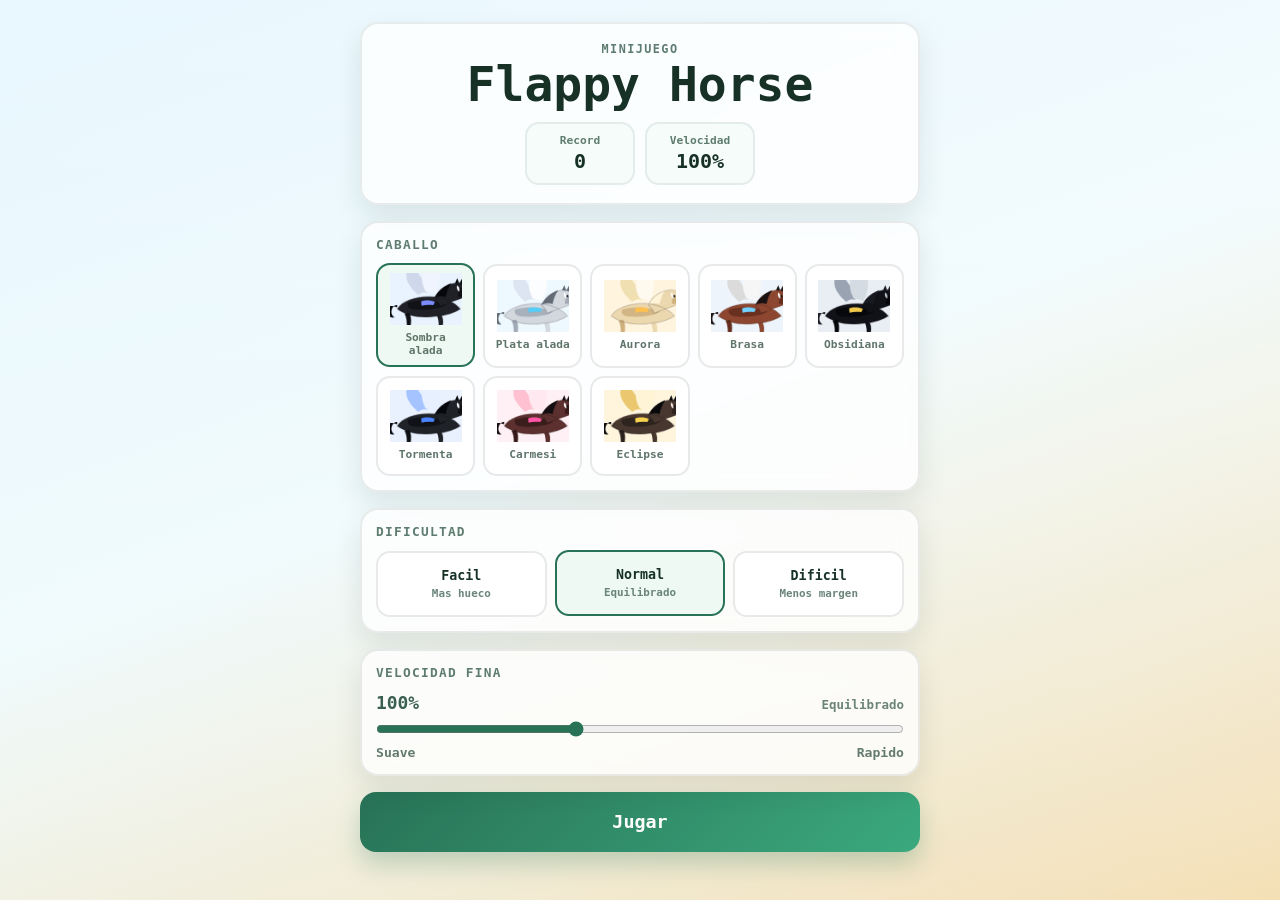
<file: games/flappy-horse-preview.html>
<!doctype html>
<html lang="es">
  <head>
    <meta charset="utf-8">
    <meta name="viewport" content="width=device-width, initial-scale=1, user-scalable=no">
    <title>Flappy Horse</title>
    <style>
      * { box-sizing: border-box; margin: 0; padding: 0; }
      html, body { width: 100%; height: 100%; overflow: hidden; }
      body {
        font-family: monospace;
        background: linear-gradient(160deg, #dff4ff 0%, #eefafc 46%, #f2debc 100%);
        color: #173126;
        touch-action: none;
        user-select: none;
      }
      .hidden { display: none !important; }

      #lobby {
        position: fixed;
        inset: 0;
        z-index: 30;
        overflow-y: auto;
        padding: 22px 14px 28px;
        background:
          linear-gradient(180deg, rgba(255,255,255,0.32), rgba(255,255,255,0.08)),
          linear-gradient(160deg, #dff4ff 0%, #eefafc 48%, #f3ddb0 100%);
      }

      .lobby-shell {
        width: min(100%, 560px);
        margin: 0 auto;
        display: grid;
        gap: 16px;
      }

      .hero,
      .card {
        background: rgba(255,255,255,0.78);
        border-radius: 18px;
        border: 2px solid rgba(23,49,38,0.09);
        box-shadow: 0 12px 28px rgba(18,43,31,0.10);
        backdrop-filter: blur(10px);
      }

      .hero {
        padding: 18px;
        text-align: center;
      }

      .hero p {
        font-size: 0.74rem;
        font-weight: 900;
        letter-spacing: 0.12em;
        text-transform: uppercase;
        color: #5e7c6f;
        margin-bottom: 6px;
      }

      .hero h1 {
        font-size: clamp(2rem, 8vw, 3rem);
        line-height: 0.95;
      }

      .hero-stats {
        display: flex;
        justify-content: center;
        gap: 10px;
        margin-top: 14px;
        flex-wrap: wrap;
      }

      .stat-pill {
        min-width: 110px;
        padding: 10px 14px;
        border-radius: 14px;
        background: #f5fcf9;
        border: 2px solid rgba(23,49,38,0.08);
      }

      .stat-pill span {
        display: block;
        font-size: 0.7rem;
        color: #5e7c6f;
        font-weight: 700;
      }

      .stat-pill strong {
        display: block;
        margin-top: 2px;
        font-size: 1.25rem;
      }

      .card {
        padding: 14px;
        display: grid;
        gap: 12px;
      }

      .card h2 {
        font-size: 0.8rem;
        font-weight: 900;
        letter-spacing: 0.1em;
        text-transform: uppercase;
        color: #5e7c6f;
      }

      .horse-grid {
        display: grid;
        grid-template-columns: repeat(auto-fill, minmax(84px, 1fr));
        gap: 8px;
      }

      .horse-option,
      .diff-btn {
        border: 2px solid rgba(23,49,38,0.10);
        border-radius: 14px;
        background: #fff;
        cursor: pointer;
        font-family: monospace;
        transition: transform 0.15s, border-color 0.15s, background 0.15s;
        color: #173126;
      }

      .horse-option {
        min-height: 100px;
        padding: 8px;
        display: grid;
        place-items: center;
        align-content: center;
        gap: 6px;
      }

      .horse-option canvas {
        width: 72px;
        height: 52px;
      }

      .horse-option span {
        font-size: 0.7rem;
        color: #5f756a;
        font-weight: 700;
      }

      .horse-option.selected,
      .diff-btn.active {
        border-color: #287257;
        background: #edf9f2;
        transform: translateY(-1px);
      }

      .diff-grid {
        display: grid;
        grid-template-columns: repeat(3, minmax(0, 1fr));
        gap: 8px;
      }

      .diff-btn {
        min-height: 66px;
        padding: 10px 8px;
        font-weight: 900;
      }

      .diff-btn span {
        display: block;
        font-size: 0.68rem;
        margin-top: 4px;
        color: #6a8479;
        font-weight: 700;
      }

      .slider-row {
        display: grid;
        gap: 8px;
      }

      .slider-readout {
        display: flex;
        align-items: baseline;
        justify-content: space-between;
        gap: 10px;
        color: #3a5f50;
        font-weight: 900;
      }

      .slider-readout strong {
        font-size: 1.12rem;
      }

      .slider-readout span {
        font-size: 0.78rem;
        color: #6a8479;
      }

      .slider-meta {
        display: flex;
        align-items: center;
        justify-content: space-between;
        font-size: 0.82rem;
        color: #637a70;
        font-weight: 700;
      }

      input[type="range"] {
        width: 100%;
        accent-color: #287257;
      }

      .play-btn {
        width: 100%;
        height: 60px;
        border: 0;
        border-radius: 16px;
        background: linear-gradient(135deg, #287257, #3ba97d);
        color: #fff;
        font-family: monospace;
        font-size: 1.15rem;
        font-weight: 900;
        cursor: pointer;
        box-shadow: 0 12px 24px rgba(40,114,87,0.26);
      }

      #gameWrap {
        position: fixed;
        inset: 0;
        display: flex;
        flex-direction: column;
        background: #000;
      }

      #gameCanvas {
        flex: 1;
        width: 100%;
        height: 100%;
        display: block;
      }

      .controls-bar {
        display: flex;
        align-items: center;
        gap: 10px;
        padding: 10px;
        background: rgba(8, 22, 17, 0.74);
      }

      .back-btn,
      .jump-btn {
        min-height: 50px;
        border-radius: 14px;
        border: 0;
        font-family: monospace;
        font-weight: 900;
        cursor: pointer;
      }

      .back-btn {
        flex: 0 0 74px;
        background: rgba(255,255,255,0.14);
        color: rgba(255,255,255,0.92);
      }

      .jump-btn {
        flex: 1;
        background: rgba(40,200,120,0.22);
        color: rgba(255,255,255,0.96);
        border: 1px solid rgba(40,200,120,0.42);
      }

      #gameOverlay {
        position: absolute;
        inset: 0;
        display: grid;
        place-items: center;
        z-index: 10;
        pointer-events: none;
      }

      .overlay-card {
        width: min(360px, calc(100% - 28px));
        padding: 26px 22px;
        text-align: center;
        border-radius: 22px;
        background: rgba(255,255,255,0.82);
        border: 1px solid rgba(255,255,255,0.52);
        box-shadow: 0 18px 46px rgba(18, 43, 31, 0.18);
        backdrop-filter: blur(14px);
        pointer-events: all;
      }

      .overlay-card h2 {
        font-size: clamp(1.4rem, 4vw, 1.9rem);
        margin-bottom: 8px;
      }

      .overlay-card p {
        color: #5e7469;
        line-height: 1.45;
      }

      .countdown-num {
        font-size: clamp(5rem, 18vw, 8rem);
        line-height: 1;
        font-weight: 900;
      }

      .gameover-score {
        font-size: 2.4rem;
        font-weight: 900;
        color: #287257;
        margin: 4px 0 12px;
      }

      .gameover-record {
        font-size: 0.88rem;
        font-weight: 700;
        color: #62786d;
        margin-bottom: 18px;
      }

      .gameover-btns {
        display: flex;
        flex-direction: column;
        gap: 10px;
      }

      .btn-retry,
      .btn-lobby {
        min-height: 46px;
        border-radius: 14px;
        border: 0;
        font-family: monospace;
        font-weight: 900;
        cursor: pointer;
      }

      .btn-retry {
        background: linear-gradient(135deg, #287257, #3ba97d);
        color: #fff;
      }

      .btn-lobby {
        background: #fff;
        color: #2d4b3f;
        border: 1px solid rgba(23,49,38,0.12);
      }
    </style>
  </head>
  <body>
    <div id="lobby">
      <div class="lobby-shell">
        <section class="hero">
          <p>Minijuego</p>
          <h1>Flappy Horse</h1>
          <div class="hero-stats">
            <article class="stat-pill">
              <span>Record</span>
              <strong id="lobbyRecord">0</strong>
            </article>
            <article class="stat-pill">
              <span>Velocidad</span>
              <strong id="speedHeroValue">100%</strong>
            </article>
          </div>
        </section>

        <section class="card">
          <h2>Caballo</h2>
          <div class="horse-grid" id="horseGrid"></div>
        </section>

        <section class="card">
          <h2>Dificultad</h2>
          <div class="diff-grid">
            <button class="diff-btn" data-difficulty="easy" type="button">Facil<span>Mas hueco</span></button>
            <button class="diff-btn" data-difficulty="normal" type="button">Normal<span>Equilibrado</span></button>
            <button class="diff-btn" data-difficulty="hard" type="button">Dificil<span>Menos margen</span></button>
          </div>
        </section>

        <section class="card">
          <h2>Velocidad fina</h2>
          <div class="slider-row">
            <div class="slider-readout">
              <strong id="speedValue">100%</strong>
              <span id="speedMeta">Equilibrado</span>
            </div>
            <input id="speedSlider" type="range" min="70" max="150" step="5" value="100">
            <div class="slider-meta">
              <span>Suave</span>
              <span>Rapido</span>
            </div>
          </div>
        </section>

        <button class="play-btn" id="playBtn" type="button">Jugar</button>
      </div>
    </div>

    <div id="gameWrap" class="hidden">
      <div id="gameOverlay">
        <div class="overlay-card" id="overlayCard"></div>
      </div>
      <canvas id="gameCanvas"></canvas>
      <div class="controls-bar">
        <button class="back-btn" id="backBtn" type="button"><</button>
        <button class="jump-btn" id="jumpBtn" type="button">SALTAR</button>
      </div>
    </div>

    <script src="game-characters.js"></script>
    <script>
      (() => {
        const GC = window.GAME_CHARACTERS;
        const query = new URLSearchParams(window.location.search);
        const difficultyMap = {
          easy: { baseSpeed: 1.95, gravity: 0.245, flap: -6.8, spawnEvery: 146, gap: 272 },
          normal: { baseSpeed: 2.15, gravity: 0.27, flap: -6.6, spawnEvery: 132, gap: 248 },
          hard: { baseSpeed: 2.4, gravity: 0.3, flap: -6.4, spawnEvery: 118, gap: 222 }
        };

        const BEST_KEY = "hipica.flappyHorse.best";
        const HORSE_KEY = "hipica.flappyHorse.color";
        const DIFF_KEY = "hipica.flappyHorse.difficulty";
        const SPEED_KEY = "hipica.flappyHorse.speed";

        const state = {
          bestScore: Number(localStorage.getItem(BEST_KEY) || 0),
          selectedTheme: GC.flappyThemeById(query.get("horse") || localStorage.getItem(HORSE_KEY) || "castano"),
          difficulty: ["easy", "normal", "hard"].includes(query.get("difficulty")) ? query.get("difficulty") : (localStorage.getItem(DIFF_KEY) || "normal"),
          speedFactor: Math.min(1.5, Math.max(0.7, Number(query.get("speed")) || Number(localStorage.getItem(SPEED_KEY)) || 1)),
          running: false,
          gameOver: false,
          countdown: 0,
          countdownTimer: null,
          score: 0,
          gravity: 0.27,
          flap: -6.6,
          groundHeight: 82,
          baseSpeed: 2.15,
          speed: 2.15,
          spawnTimer: 0,
          spawnEvery: 132,
          currentGap: 248,
          frame: 0,
          horse: { x: 0, y: 0, width: 74, height: 46, velocity: 0, bob: 0 },
          fences: []
        };

        const lobby = document.getElementById("lobby");
        const gameWrap = document.getElementById("gameWrap");
        const canvas = document.getElementById("gameCanvas");
        const ctx = canvas.getContext("2d");
        const gameOverlay = document.getElementById("gameOverlay");
        const overlayCard = document.getElementById("overlayCard");
        const lobbyRecord = document.getElementById("lobbyRecord");
        const horseGrid = document.getElementById("horseGrid");
        const playBtn = document.getElementById("playBtn");
        const backBtn = document.getElementById("backBtn");
        const jumpBtn = document.getElementById("jumpBtn");
        const speedSlider = document.getElementById("speedSlider");
        const speedHeroValue = document.getElementById("speedHeroValue");
        const speedValue = document.getElementById("speedValue");
        const speedMeta = document.getElementById("speedMeta");

        function config() {
          return difficultyMap[state.difficulty] || difficultyMap.normal;
        }

        function speedDescription(factor) {
          if (factor <= 0.85) return "Muy suave";
          if (factor < 0.97) return "Suave";
          if (factor <= 1.08) return "Equilibrado";
          if (factor <= 1.22) return "Rapido";
          return "Muy rapido";
        }

        function postToParent(payload) {
          try {
            if (window.parent && window.parent !== window) {
              window.parent.postMessage(payload, window.location.origin);
            }
          } catch (_) {}
        }

        function syncSettings() {
          localStorage.setItem(HORSE_KEY, state.selectedTheme.id);
          localStorage.setItem(DIFF_KEY, state.difficulty);
          localStorage.setItem(SPEED_KEY, String(state.speedFactor));
          speedSlider.value = String(Math.round(state.speedFactor * 100));
          speedHeroValue.textContent = `${Math.round(state.speedFactor * 100)}%`;
          speedValue.textContent = `${Math.round(state.speedFactor * 100)}%`;
          speedMeta.textContent = speedDescription(state.speedFactor);
          document.querySelectorAll("[data-difficulty]").forEach((button) => {
            button.classList.toggle("active", button.dataset.difficulty === state.difficulty);
          });
          document.querySelectorAll("[data-theme]").forEach((button) => {
            button.classList.toggle("selected", button.dataset.theme === state.selectedTheme.id);
          });
          postToParent({
            type: "flappy-horse-settings",
            characterId: state.selectedTheme.id,
            difficulty: state.difficulty,
            speedFactor: state.speedFactor
          });
        }

        function renderLobby() {
          lobbyRecord.textContent = String(state.bestScore);
          horseGrid.innerHTML = GC.FLAPPY_HORSE_THEMES.map((theme) => `
            <button class="horse-option ${theme.id === state.selectedTheme.id ? "selected" : ""}" data-theme="${theme.id}" type="button" title="${theme.label}">
              <canvas width="84" height="60" data-preview="${theme.id}"></canvas>
              <span>${theme.label}</span>
            </button>
          `).join("");

          GC.FLAPPY_HORSE_THEMES.forEach((theme) => {
            const canvasEl = horseGrid.querySelector(`[data-preview="${theme.id}"]`);
            const c = canvasEl.getContext("2d");
            GC.drawFlappyHorsePreview(c, theme);
          });

          syncSettings();
        }

        function applyGameConfig() {
          const cfg = config();
          state.baseSpeed = cfg.baseSpeed * state.speedFactor;
          state.speed = state.baseSpeed;
          state.gravity = cfg.gravity;
          state.flap = cfg.flap;
          state.spawnEvery = Math.max(90, Math.round(cfg.spawnEvery / state.speedFactor));
          state.currentGap = Math.max(160, Math.round(cfg.gap - ((state.speedFactor - 1) * 40)));
        }

        function resizeCanvas() {
          const controls = gameWrap.querySelector(".controls-bar");
          const controlsHeight = controls ? controls.offsetHeight : 64;
          canvas.width = window.innerWidth;
          canvas.height = window.innerHeight - controlsHeight;
          state.groundHeight = Math.round(canvas.height * 0.15);
          state.horse.x = Math.round(canvas.width * 0.22);
          if (!state.running && !state.gameOver) {
            state.horse.y = Math.round(canvas.height * 0.45);
          }
        }

        function stopGame() {
          state.running = false;
          state.gameOver = false;
          if (state.countdownTimer) {
            clearInterval(state.countdownTimer);
            state.countdownTimer = null;
          }
          state.countdown = 0;
        }

        function resetGameState(startRunning) {
          stopGame();
          applyGameConfig();
          state.running = startRunning;
          state.score = 0;
          state.spawnTimer = 0;
          state.frame = 0;
          state.fences = [];
          state.horse.y = Math.round(canvas.height * 0.45);
          state.horse.velocity = 0;
          state.horse.bob = 0;
        }

        function hideOverlay() {
          gameOverlay.classList.add("hidden");
          overlayCard.innerHTML = "";
        }

        function showCountdown(n) {
          gameOverlay.classList.remove("hidden");
          overlayCard.innerHTML = `<div class="countdown-num">${n}</div>`;
        }

        function showGameOver() {
          const isNewBest = state.score >= state.bestScore;
          gameOverlay.classList.remove("hidden");
          overlayCard.innerHTML = `
            <h2>Has chocado</h2>
            <div class="gameover-score">${state.score}</div>
            <div class="gameover-record">${isNewBest ? "Nuevo record" : `Record: ${state.bestScore}`}</div>
            <div class="gameover-btns">
              <button class="btn-retry" id="retryBtn" type="button">Repetir</button>
              <button class="btn-lobby" id="lobbyBtn" type="button">Lobby</button>
            </div>
          `;
          document.getElementById("retryBtn").addEventListener("click", startCountdown);
          document.getElementById("lobbyBtn").addEventListener("click", goToLobby);
        }

        function startCountdown() {
          resetGameState(false);
          state.countdown = 3;
          showCountdown(3);
          state.countdownTimer = setInterval(() => {
            state.countdown -= 1;
            if (state.countdown > 0) {
              showCountdown(state.countdown);
            } else {
              clearInterval(state.countdownTimer);
              state.countdownTimer = null;
              state.countdown = 0;
              state.running = true;
              hideOverlay();
            }
          }, 1000);
        }

        function goToLobby() {
          stopGame();
          gameWrap.classList.add("hidden");
          lobby.classList.remove("hidden");
          renderLobby();
        }

        function flapHorse() {
          if (state.countdown > 0 || state.gameOver || !state.running) return;
          state.horse.velocity = state.flap;
        }

        function endGame() {
          state.running = false;
          state.gameOver = true;
          if (state.score > state.bestScore) {
            state.bestScore = state.score;
            localStorage.setItem(BEST_KEY, String(state.bestScore));
          }
          lobbyRecord.textContent = String(state.bestScore);
          postToParent({ type: "flappy-horse-score", score: state.score, best: state.bestScore });
          showGameOver();
        }

        function update() {
          state.frame += 1;
          state.horse.bob += 0.08;
          if (!state.running || state.gameOver) return;

          const level = Math.floor(state.score / 25);
          state.speed = state.baseSpeed * Math.pow(1.01, level);
          state.gravity = config().gravity * Math.pow(1.01, level);
          state.currentGap = Math.max(config().gap - level * 6, state.difficulty === "hard" ? 150 : 170);

          state.spawnTimer += 1;
          if (state.spawnTimer >= state.spawnEvery) {
            state.spawnTimer = 0;
            spawnFence();
          }

          state.horse.velocity += state.gravity;
          state.horse.y += state.horse.velocity;

          state.fences.forEach((fence) => {
            fence.x -= state.speed;
            if (!fence.scored && fence.x + fence.width < state.horse.x) {
              fence.scored = true;
              state.score += 1;
            }
          });
          state.fences = state.fences.filter((fence) => fence.x + fence.width > -140);

          const horseBox = {
            x: state.horse.x - state.horse.width * 0.34,
            y: state.horse.y - state.horse.height * 0.35,
            width: state.horse.width * 0.72,
            height: state.horse.height * 0.7
          };

          const hitGround = state.horse.y + state.horse.height / 2 >= canvas.height - state.groundHeight;
          const hitSky = state.horse.y - state.horse.height / 2 <= 0;
          const hitFence = state.fences.some((fence) => {
            const topRect = { x: fence.x, y: 0, width: fence.width, height: fence.gapY };
            const bottomRect = {
              x: fence.x,
              y: fence.gapY + fence.gapHeight,
              width: fence.width,
              height: canvas.height - state.groundHeight - (fence.gapY + fence.gapHeight)
            };
            return intersects(horseBox, topRect) || intersects(horseBox, bottomRect);
          });

          if (hitGround || hitSky || hitFence) endGame();
        }

        function spawnFence() {
          const minTop = 62;
          const maxTop = canvas.height - state.groundHeight - state.currentGap - 62;
          const topHeight = minTop + Math.random() * Math.max(40, maxTop - minTop);
          state.fences.push({
            x: canvas.width + 40,
            width: 92,
            gapY: topHeight,
            gapHeight: state.currentGap,
            scored: false,
            colorA: Math.random() > 0.5 ? "#f3c969" : "#f2a94c",
            colorB: Math.random() > 0.5 ? "#2f8f6b" : "#367dc0"
          });
        }

        function intersects(a, b) {
          return a.x < b.x + b.width && a.x + a.width > b.x && a.y < b.y + b.height && a.y + a.height > b.y;
        }

        function drawCloud(x, y, scale) {
          ctx.save();
          ctx.translate(x, y);
          ctx.scale(scale, scale);
          ctx.fillStyle = "rgba(255,255,255,0.78)";
          ctx.beginPath();
          ctx.arc(0, 0, 20, 0, Math.PI * 2);
          ctx.arc(24, -10, 26, 0, Math.PI * 2);
          ctx.arc(56, 0, 20, 0, Math.PI * 2);
          ctx.arc(28, 10, 26, 0, Math.PI * 2);
          ctx.fill();
          ctx.restore();
        }

        function drawBackground() {
          const W = canvas.width;
          const H = canvas.height;
          const sky = ctx.createLinearGradient(0, 0, 0, H);
          sky.addColorStop(0, "#bdeeff");
          sky.addColorStop(0.68, "#ecf9ff");
          sky.addColorStop(0.68, "#f3ddb0");
          sky.addColorStop(1, "#d2b57b");
          ctx.fillStyle = sky;
          ctx.fillRect(0, 0, W, H);

          [[W * 0.1, 80, 1.1], [W * 0.35, 110, 0.9], [W * 0.65, 75, 1.25], [W * 0.88, 130, 0.95]].forEach(([x, y, s]) => drawCloud(x, y, s));

          ctx.fillStyle = "#7fb96d";
          ctx.beginPath();
          ctx.moveTo(0, H - state.groundHeight - 24);
          for (let x = 0; x <= W; x += 42) {
            ctx.lineTo(x, H - state.groundHeight - 18 - Math.sin((x + state.frame * 2) * 0.01) * 8);
          }
          ctx.lineTo(W, H - state.groundHeight + 18);
          ctx.lineTo(0, H - state.groundHeight + 18);
          ctx.closePath();
          ctx.fill();

          ctx.fillStyle = "#9a7b4e";
          ctx.fillRect(0, H - state.groundHeight, W, state.groundHeight);
          ctx.fillStyle = "#b8925d";
          for (let i = 0; i < W; i += 28) {
            ctx.fillRect(i + (state.frame * 2 % 28), H - state.groundHeight + 8, 12, 8);
          }

          if (state.running) {
            ctx.fillStyle = "rgba(255,255,255,0.95)";
            ctx.font = "bold 28px monospace";
            ctx.textAlign = "center";
            ctx.fillText(String(state.score), canvas.width / 2, 48);
          }
        }

        function drawFenceSection(x, y, width, height, fence) {
          const postWidth = 12;
          ctx.fillStyle = "#6b4f2f";
          ctx.fillRect(x, y, postWidth, height);
          ctx.fillRect(x + width - postWidth, y, postWidth, height);
          const rails = Math.max(2, Math.floor(height / 70));
          for (let i = 0; i < rails; i += 1) {
            const railY = y + 18 + i * ((height - 36) / Math.max(1, rails - 1));
            const stripeWidth = (width - postWidth * 2) / 6;
            for (let j = 0; j < 6; j += 1) {
              ctx.fillStyle = [fence.colorA, "#ffffff", fence.colorB][j % 3];
              ctx.fillRect(x + postWidth + j * stripeWidth, railY, stripeWidth + 1, 16);
            }
            ctx.strokeStyle = "rgba(58,44,26,0.22)";
            ctx.lineWidth = 1;
            ctx.strokeRect(x + postWidth, railY, width - postWidth * 2, 16);
          }
        }

        function drawFence(fence) {
          const bottomStart = fence.gapY + fence.gapHeight;
          drawFenceSection(fence.x, 0, fence.width, fence.gapY, fence);
          drawFenceSection(fence.x, bottomStart, fence.width, canvas.height - state.groundHeight - bottomStart, fence);
        }

        function drawHorse() {
          const { x, y, velocity, bob } = state.horse;
          const angle = Math.max(-0.55, Math.min(0.65, velocity * 0.045));
          ctx.save();
          ctx.translate(x, y + Math.sin(bob) * 4);
          ctx.rotate(angle);
          GC.drawFlappyHorse(ctx, -6, -2, 1.18, state.selectedTheme, {
            wingLift: Math.sin(state.frame * 0.28) * 0.95 - velocity * 0.03
          });
          ctx.restore();
        }

        function draw() {
          ctx.clearRect(0, 0, canvas.width, canvas.height);
          drawBackground();
          state.fences.forEach(drawFence);
          drawHorse();
        }

        function loop() {
          update();
          if (!gameWrap.classList.contains("hidden")) draw();
          requestAnimationFrame(loop);
        }

        horseGrid.addEventListener("click", (event) => {
          const option = event.target.closest("[data-theme]");
          if (!option) return;
          state.selectedTheme = GC.flappyThemeById(option.dataset.theme);
          renderLobby();
        });

        document.querySelectorAll("[data-difficulty]").forEach((button) => {
          button.addEventListener("click", () => {
            state.difficulty = button.dataset.difficulty;
            syncSettings();
          });
        });

        speedSlider.addEventListener("input", (event) => {
          state.speedFactor = Math.min(1.5, Math.max(0.7, Number(event.target.value) / 100));
          syncSettings();
        });

        playBtn.addEventListener("click", () => {
          lobby.classList.add("hidden");
          gameWrap.classList.remove("hidden");
          resizeCanvas();
          startCountdown();
        });

        backBtn.addEventListener("click", goToLobby);
        canvas.addEventListener("pointerdown", (event) => {
          event.preventDefault();
          flapHorse();
        });
        jumpBtn.addEventListener("pointerdown", (event) => {
          event.preventDefault();
          flapHorse();
        });
        window.addEventListener("keydown", (event) => {
          if (event.code === "Space" || event.code === "ArrowUp") {
            event.preventDefault();
            flapHorse();
          }
          if (event.code === "Escape" && !gameWrap.classList.contains("hidden")) {
            goToLobby();
          }
        });
        window.addEventListener("resize", resizeCanvas);

        renderLobby();
        loop();
      })();
    </script>
  </body>
</html>
</file>
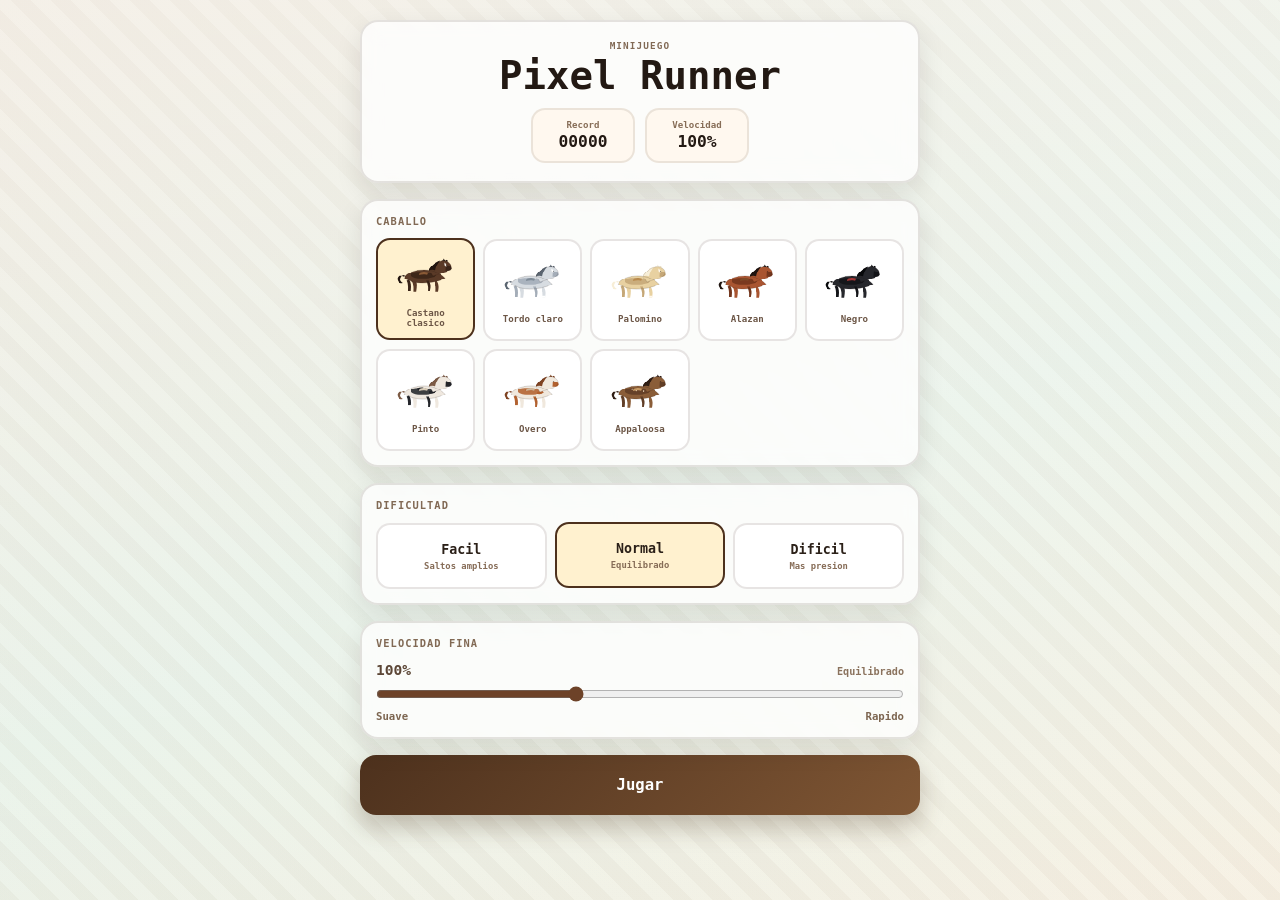
<file: games/pixel-runner.html>
<!DOCTYPE html>
<html lang="es">
<head>
  <meta charset="UTF-8" />
  <meta name="viewport" content="width=device-width, initial-scale=1.0, maximum-scale=1.0, user-scalable=no" />
  <title>Pixel Runner</title>
  <style>
    * { box-sizing: border-box; margin: 0; padding: 0; -webkit-tap-highlight-color: transparent; }
    html, body { width: 100%; height: 100%; overflow: hidden; font-family: monospace; background: #f3f0ea; touch-action: none; }
    body { color: #231913; }
    .hidden { display: none !important; }

    #lobby {
      position: fixed;
      inset: 0;
      z-index: 30;
      overflow-y: auto;
      padding: 20px 14px 26px;
      background:
        linear-gradient(180deg, rgba(255,255,255,0.35), rgba(255,255,255,0.1)),
        repeating-linear-gradient(45deg, rgba(111,77,46,0.04) 0 14px, rgba(255,255,255,0.05) 14px 28px),
        linear-gradient(160deg, #efe7da 0%, #e6f1e7 55%, #f6efe0 100%);
    }

    .lobby-shell {
      width: min(100%, 560px);
      margin: 0 auto;
      display: grid;
      gap: 16px;
    }

    .lobby-hero,
    .lobby-card {
      background: rgba(255,255,255,0.78);
      border: 2px solid rgba(51,34,21,0.12);
      border-radius: 18px;
      box-shadow: 0 10px 26px rgba(26, 17, 10, 0.10);
      backdrop-filter: blur(10px);
    }

    .lobby-hero {
      padding: 18px;
      text-align: center;
    }

    .lobby-hero p {
      font-size: 0.72rem;
      font-weight: 900;
      letter-spacing: 0.12em;
      text-transform: uppercase;
      color: #816954;
      margin-bottom: 6px;
    }

    .lobby-hero h1 {
      font-size: clamp(2rem, 9vw, 3rem);
      line-height: 0.95;
    }

    .record-row {
      display: flex;
      justify-content: center;
      gap: 10px;
      margin-top: 14px;
      flex-wrap: wrap;
    }

    .record-pill {
      min-width: 104px;
      padding: 10px 14px;
      border-radius: 14px;
      background: #fff8ef;
      border: 2px solid rgba(64,43,27,0.1);
    }

    .record-pill span {
      display: block;
      font-size: 0.7rem;
      color: #876d57;
      font-weight: 700;
    }

    .record-pill strong {
      display: block;
      margin-top: 2px;
      font-size: 1.25rem;
    }

    .lobby-card {
      padding: 14px;
      display: grid;
      gap: 12px;
    }

    .lobby-card h2 {
      font-size: 0.8rem;
      font-weight: 900;
      letter-spacing: 0.1em;
      text-transform: uppercase;
      color: #816954;
    }

    .character-grid {
      display: grid;
      grid-template-columns: repeat(auto-fill, minmax(84px, 1fr));
      gap: 8px;
    }

    .char-btn,
    .diff-btn {
      border: 2px solid rgba(58,38,24,0.12);
      border-radius: 14px;
      background: #fff;
      cursor: pointer;
      transition: transform 0.15s, border-color 0.15s, background 0.15s;
      font-family: monospace;
      color: #2b2018;
    }

    .char-btn {
      min-height: 102px;
      display: grid;
      place-items: center;
      padding: 8px;
      gap: 6px;
      align-content: center;
    }

    .char-btn canvas,
    .char-btn svg {
      width: 72px;
      height: 52px;
      image-rendering: pixelated;
    }

    .char-btn span {
      font-size: 0.7rem;
      color: #6c5646;
      font-weight: 700;
    }

    .char-btn.active,
    .diff-btn.active {
      border-color: #4d311d;
      background: #fff1cf;
      transform: translateY(-1px);
    }

    .diff-grid {
      display: grid;
      grid-template-columns: repeat(3, minmax(0, 1fr));
      gap: 8px;
    }

    .diff-btn {
      min-height: 66px;
      padding: 10px 8px;
      font-weight: 900;
    }

    .diff-btn span {
      display: block;
      font-size: 0.68rem;
      color: #866c57;
      margin-top: 4px;
      font-weight: 700;
    }

    .slider-row {
      display: grid;
      gap: 8px;
    }

    .slider-readout {
      display: flex;
      align-items: baseline;
      justify-content: space-between;
      gap: 10px;
      color: #5c4636;
      font-weight: 900;
    }

    .slider-readout strong {
      font-size: 1.12rem;
    }

    .slider-readout span {
      font-size: 0.78rem;
      color: #8a725d;
    }

    .slider-meta {
      display: flex;
      align-items: center;
      justify-content: space-between;
      gap: 10px;
      font-size: 0.82rem;
      color: #7c6550;
      font-weight: 700;
    }

    input[type="range"] {
      width: 100%;
      accent-color: #6d4228;
    }

    .play-btn {
      width: 100%;
      height: 60px;
      border: 0;
      border-radius: 16px;
      background: linear-gradient(135deg, #4d311d, #7f5634);
      color: #fff;
      font-family: monospace;
      font-size: 1.2rem;
      font-weight: 900;
      cursor: pointer;
      box-shadow: 0 12px 24px rgba(77, 49, 29, 0.28);
    }

    #gameWrap {
      position: fixed;
      inset: 0;
      display: flex;
      flex-direction: column;
      background: #f3f0ea;
    }

    #game {
      position: relative;
      flex: 1;
      overflow: hidden;
      background: linear-gradient(180deg, #dff5ff 0%, #eefafc 58%, #f1ddbb 58%, #d8b47a 100%);
      image-rendering: pixelated;
    }

    .hud {
      position: absolute;
      top: 12px;
      right: 14px;
      display: flex;
      gap: 16px;
      color: #534336;
      font-size: clamp(13px, 3.5vw, 18px);
      font-weight: 900;
      letter-spacing: 1px;
      z-index: 20;
    }

    .ground {
      position: absolute;
      left: 0;
      right: 0;
      bottom: var(--ground-bottom);
      height: 3px;
      background: repeating-linear-gradient(to right, #5a4634 0, #5a4634 18px, transparent 18px, transparent 32px);
      z-index: 2;
    }

    .cloud {
      position: absolute;
      top: 48px;
      right: -90px;
      width: 56px;
      height: 18px;
      opacity: 0.42;
      z-index: 1;
    }

    .cloud::before,
    .cloud::after,
    .cloud span {
      content: "";
      position: absolute;
      bottom: 0;
      border-top: 3px solid #93a4ab;
      border-radius: 50%;
    }

    .cloud::before { left: 0; width: 22px; height: 12px; }
    .cloud span { left: 17px; width: 28px; height: 18px; }
    .cloud::after { left: 38px; width: 22px; height: 12px; }

    .horse {
      position: absolute;
      left: clamp(28px, 11vw, 74px);
      bottom: calc(var(--ground-bottom) + 3px);
      width: 96px;
      height: 80px;
      z-index: 10;
      transform-origin: bottom left;
    }

    .horse.duck {
      height: 58px;
    }

    .pixel-horse {
      position: absolute;
      left: 0;
      bottom: 0;
      width: 96px;
      height: 80px;
      transition: transform 70ms linear;
    }

    .horse.duck .pixel-horse {
      transform: translateY(18px) scaleY(0.78);
      transform-origin: bottom left;
    }

    .horse-runner-svg {
      position: absolute;
      left: -8px;
      bottom: 0;
      width: 108px;
      height: 76px;
      image-rendering: pixelated;
    }

    .obstacle,
    .low-obstacle {
      position: absolute;
      z-index: 8;
      image-rendering: pixelated;
    }

    .fence {
      bottom: calc(var(--ground-bottom) + 3px);
      height: 66px;
    }

    .fence.small { width: 48px; }
    .fence.medium { width: 68px; }
    .fence.long { width: 96px; }
    .fence .post,
    .fence .bar,
    .low-obstacle .rail,
    .low-obstacle .cap {
      position: absolute;
      background: #5f4b39;
    }

    .fence .post { bottom: 0; width: 7px; height: 62px; }
    .fence .post.left { left: 4px; }
    .fence .post.right { right: 4px; }
    .fence .bar { left: 0; height: 7px; width: 100%; }
    .fence .bar.one { bottom: 12px; }
    .fence .bar.two { bottom: 28px; }
    .fence .bar.three { bottom: 44px; }

    .low-obstacle {
      width: 86px;
      height: 52px;
      bottom: calc(var(--ground-bottom) + 64px);
    }

    .low-obstacle .rail { left: 0; top: 0; width: 86px; height: 8px; }
    .low-obstacle .cap { width: 9px; height: 20px; top: 0; }
    .low-obstacle .cap.left { left: 0; }
    .low-obstacle .cap.right { right: 0; }

    .msg {
      position: absolute;
      inset: 0;
      display: flex;
      flex-direction: column;
      align-items: center;
      justify-content: center;
      gap: 10px;
      background: rgba(255,255,255,0.8);
      z-index: 40;
      padding: 24px;
      text-align: center;
    }

    .msg h1 {
      font-size: clamp(22px, 7vw, 38px);
    }

    .msg p {
      max-width: 360px;
      line-height: 1.4;
      color: #685544;
    }

    .msg-actions {
      display: flex;
      gap: 10px;
      flex-wrap: wrap;
      justify-content: center;
      margin-top: 6px;
    }

    .msg-btn {
      height: 46px;
      padding: 0 18px;
      border-radius: 999px;
      border: 0;
      background: #4d311d;
      color: #fff;
      font-family: monospace;
      font-weight: 900;
      cursor: pointer;
    }

    .msg-btn.secondary {
      background: #fff;
      color: #4d311d;
      border: 2px solid rgba(77,49,29,0.16);
    }

    .controls-bar {
      display: flex;
      gap: 10px;
      padding: 10px 10px calc(10px + env(safe-area-inset-bottom, 0px));
      background: #eee4d7;
      flex-shrink: 0;
    }

    .control-btn,
    .back-btn {
      min-height: 58px;
      border-radius: 14px;
      font-family: monospace;
      font-weight: 900;
      cursor: pointer;
    }

    .back-btn {
      flex: 0 0 64px;
      border: 2px solid rgba(58,38,24,0.14);
      background: #fff;
      color: #765d47;
    }

    .control-btn {
      flex: 1;
      border: 3px solid #3e2819;
      background: #fffdfa;
      color: #30221a;
      font-size: 1rem;
    }

    @media (max-width: 620px) {
      .character-grid {
        grid-template-columns: repeat(auto-fill, minmax(74px, 1fr));
      }
    }
  </style>
</head>
<body>
  <div id="lobby">
    <div class="lobby-shell">
      <section class="lobby-hero">
        <p>Minijuego</p>
        <h1>Pixel Runner</h1>
        <div class="record-row">
          <article class="record-pill">
            <span>Record</span>
            <strong id="lobbyBest">00000</strong>
          </article>
          <article class="record-pill">
            <span>Velocidad</span>
            <strong id="speedHeroValue">100%</strong>
          </article>
        </div>
      </section>

      <section class="lobby-card">
        <h2>Caballo</h2>
        <div class="character-grid" id="charGrid"></div>
      </section>

      <section class="lobby-card">
        <h2>Dificultad</h2>
        <div class="diff-grid">
          <button class="diff-btn" data-difficulty="easy" type="button">Facil<span>Saltos amplios</span></button>
          <button class="diff-btn" data-difficulty="normal" type="button">Normal<span>Equilibrado</span></button>
          <button class="diff-btn" data-difficulty="hard" type="button">Dificil<span>Mas presion</span></button>
        </div>
      </section>

      <section class="lobby-card">
        <h2>Velocidad fina</h2>
        <div class="slider-row">
          <div class="slider-readout">
            <strong id="speedValue">100%</strong>
            <span id="speedMeta">Equilibrado</span>
          </div>
          <input id="speedSlider" type="range" min="70" max="150" step="5" value="100" />
          <div class="slider-meta">
            <span>Suave</span>
            <span>Rapido</span>
          </div>
        </div>
      </section>

      <button class="play-btn" id="playBtn" type="button">Jugar</button>
    </div>
  </div>

  <div id="gameWrap" class="hidden">
    <div id="game" style="--ground-bottom: 54px;">
      <div class="hud">
        <span>HI <span id="best">00000</span></span>
        <span id="score">00000</span>
      </div>
      <div class="cloud" id="cloud"><span></span></div>
      <div class="ground" id="ground"></div>
      <div class="horse" id="horse" aria-label="Caballo runner">
        <div class="pixel-horse"></div>
      </div>
      <div class="msg hidden" id="msg"></div>
    </div>
    <div class="controls-bar">
      <button class="back-btn" id="backBtn" type="button"><</button>
      <button class="control-btn" id="jumpBtn" type="button">SALTAR</button>
      <button class="control-btn" id="duckBtn" type="button">AGACHAR</button>
    </div>
  </div>

  <script src="game-characters.js"></script>
  <script>
    const GC = window.GAME_CHARACTERS;
    const query = new URLSearchParams(window.location.search);
    const difficultyMap = {
      easy: { baseSpeed: 3.4, jumpPower: 13.8, lowChance: 0.14, gapBias: 34 },
      normal: { baseSpeed: 4.2, jumpPower: 13.2, lowChance: 0.22, gapBias: 0 },
      hard: { baseSpeed: 5.1, jumpPower: 12.7, lowChance: 0.3, gapBias: -32 }
    };

    const state = {
      selectedHorse: GC.normalizeThemeId(query.get("horse") || localStorage.getItem("horsePixelCharacter") || "castano"),
      difficulty: ["easy", "normal", "hard"].includes(query.get("difficulty")) ? query.get("difficulty") : (localStorage.getItem("horsePixelDifficulty") || "normal"),
      speedFactor: Math.min(1.5, Math.max(0.7, Number(query.get("speed")) || Number(localStorage.getItem("horsePixelSpeedFactor")) || 1)),
      best: Number(localStorage.getItem("horsePixelBest") || 0),
      running: false,
      score: 0,
      speed: 0,
      jumpPower: 13.2,
      horseY: 0,
      velocityY: 0,
      isJumping: false,
      isDucking: false,
      obstacles: [],
      nextObstacleIn: 0,
      animationId: null,
      lastTime: 0,
      cloudX: -80
    };

    const game = document.getElementById("game");
    const horse = document.getElementById("horse");
    const scoreEl = document.getElementById("score");
    const bestEl = document.getElementById("best");
    const cloud = document.getElementById("cloud");
    const msg = document.getElementById("msg");
    const lobbyBest = document.getElementById("lobbyBest");
    const charGrid = document.getElementById("charGrid");
    const speedSlider = document.getElementById("speedSlider");
    const speedHeroValue = document.getElementById("speedHeroValue");
    const speedValue = document.getElementById("speedValue");
    const speedMeta = document.getElementById("speedMeta");
    const playBtn = document.getElementById("playBtn");
    const backBtn = document.getElementById("backBtn");
    const jumpBtn = document.getElementById("jumpBtn");
    const duckBtn = document.getElementById("duckBtn");
    const lobby = document.getElementById("lobby");
    const gameWrap = document.getElementById("gameWrap");

    function postToParent(payload) {
      try {
        if (window.parent && window.parent !== window) {
          window.parent.postMessage(payload, window.location.origin);
        }
      } catch (_) {}
    }

    function format(n) {
      return String(Math.floor(n)).padStart(5, "0");
    }

    function config() {
      return difficultyMap[state.difficulty] || difficultyMap.normal;
    }

    function speedDescription(factor) {
      if (factor <= 0.85) return "Muy suave";
      if (factor < 0.97) return "Suave";
      if (factor <= 1.08) return "Equilibrado";
      if (factor <= 1.22) return "Rapido";
      return "Muy rapido";
    }

    function syncSettings() {
      localStorage.setItem("horsePixelCharacter", state.selectedHorse);
      localStorage.setItem("horsePixelDifficulty", state.difficulty);
      localStorage.setItem("horsePixelSpeedFactor", String(state.speedFactor));
      speedSlider.value = String(Math.round(state.speedFactor * 100));
      speedHeroValue.textContent = `${Math.round(state.speedFactor * 100)}%`;
      speedValue.textContent = `${Math.round(state.speedFactor * 100)}%`;
      speedMeta.textContent = speedDescription(state.speedFactor);
      document.querySelectorAll("[data-difficulty]").forEach((button) => {
        button.classList.toggle("active", button.dataset.difficulty === state.difficulty);
      });
      document.querySelectorAll("[data-horse]").forEach((button) => {
        button.classList.toggle("active", button.dataset.horse === state.selectedHorse);
      });
      postToParent({
        type: "pixel-runner-settings",
        characterId: state.selectedHorse,
        difficulty: state.difficulty,
        speedFactor: state.speedFactor
      });
    }

    function renderLobby() {
      lobbyBest.textContent = format(state.best);
      bestEl.textContent = format(state.best);
      charGrid.innerHTML = GC.RUNNER_HORSE_THEMES.map((theme) => `
        <button class="char-btn ${theme.id === state.selectedHorse ? "active" : ""}" data-horse="${theme.id}" type="button" title="${theme.label}">
          <canvas width="84" height="60" data-preview="${theme.id}"></canvas>
          <span>${theme.label}</span>
        </button>
      `).join("");
      GC.RUNNER_HORSE_THEMES.forEach((theme) => {
        const preview = charGrid.querySelector(`[data-preview="${theme.id}"]`);
        if (!preview) return;
        const c = preview.getContext("2d");
        c.clearRect(0, 0, preview.width, preview.height);
        GC.drawRunnerHorse(c, 5, 7, 0.34, theme);
      });
      syncSettings();
    }

    function applyCharacter() {
      const holder = horse.querySelector(".pixel-horse");
      const theme = GC.themeById(state.selectedHorse);
      holder.innerHTML = GC.runnerHorseSvg(0.5, theme, "horse-runner-svg");
    }

    function startGame() {
      clearObstacles();
      const cfg = config();
      state.running = true;
      state.score = 0;
      state.speed = cfg.baseSpeed * state.speedFactor;
      state.jumpPower = cfg.jumpPower;
      state.horseY = 0;
      state.velocityY = 0;
      state.isJumping = false;
      state.isDucking = false;
      state.nextObstacleIn = 190;
      state.lastTime = performance.now();
      horse.classList.remove("duck");
      msg.classList.add("hidden");
      scoreEl.textContent = format(state.score);
      cancelAnimationFrame(state.animationId);
      state.animationId = requestAnimationFrame(loop);
    }

    function stopGame() {
      state.running = false;
      cancelAnimationFrame(state.animationId);
    }

    function endGame() {
      stopGame();
      if (state.score > state.best) {
        state.best = state.score;
        localStorage.setItem("horsePixelBest", String(state.best));
        bestEl.textContent = format(state.best);
      }
      lobbyBest.textContent = format(state.best);
      postToParent({ type: "pixel-runner-score", score: Math.floor(state.score), best: Math.floor(state.best) });
      msg.classList.remove("hidden");
      msg.innerHTML = `
        <h1>Fin del juego</h1>
        <p>Puntos: ${format(state.score)}<br>Record: ${format(state.best)}</p>
        <div class="msg-actions">
          <button class="msg-btn" id="restartBtn" type="button">Repetir</button>
          <button class="msg-btn secondary" id="lobbyBtn" type="button">Lobby</button>
        </div>
      `;
      document.getElementById("restartBtn").addEventListener("click", startGame);
      document.getElementById("lobbyBtn").addEventListener("click", openLobby);
    }

    function openLobby() {
      stopGame();
      gameWrap.classList.add("hidden");
      lobby.classList.remove("hidden");
      renderLobby();
    }

    function updateHorse(delta) {
      if (state.isJumping) {
        state.horseY += state.velocityY * delta;
        state.velocityY -= 0.62 * delta;
        if (state.horseY <= 0) {
          state.horseY = 0;
          state.velocityY = 0;
          state.isJumping = false;
        }
      }
      horse.style.bottom = `calc(var(--ground-bottom) + 3px + ${state.horseY}px)`;
    }

    function updateWorld(delta) {
      const ground = document.getElementById("ground");
      const groundOffset = (Number(ground.dataset.offset || 0) + state.speed * delta) % 32;
      ground.dataset.offset = groundOffset;
      ground.style.backgroundPositionX = `-${groundOffset}px`;
      state.cloudX += state.speed * 0.28 * delta;
      if (state.cloudX > game.clientWidth + 100) state.cloudX = -90;
      cloud.style.right = "auto";
      cloud.style.left = `${game.clientWidth - state.cloudX}px`;
    }

    function updateScore(delta) {
      state.score += state.speed * 0.23 * delta;
      scoreEl.textContent = format(state.score);
    }

    function updateObstacles(delta) {
      const cfg = config();
      state.nextObstacleIn -= state.speed * delta;
      if (state.nextObstacleIn <= 0) {
        spawnObstacle(cfg);
        const minGap = Math.max(190, 330 - state.speed * 8 + cfg.gapBias);
        const maxGap = Math.max(280, 460 - state.speed * 10 + cfg.gapBias);
        state.nextObstacleIn = random(minGap, maxGap);
      }

      for (const obstacle of state.obstacles) {
        obstacle.x -= state.speed * delta;
        obstacle.el.style.transform = `translateX(${obstacle.x}px)`;
      }

      state.obstacles = state.obstacles.filter((obstacle) => {
        if (obstacle.x + obstacle.width < -40) {
          obstacle.el.remove();
          state.speed = Math.min(state.speed + (obstacle.type === "low" ? 0.08 : 0.11), 9.6);
          return false;
        }
        return true;
      });
    }

    function spawnObstacle(cfg) {
      const gameWidth = game.clientWidth;
      const difficulty = Math.min(state.score / 280, 1);
      const roll = Math.random();
      let type = "small";
      if (state.score > 120 && roll < 0.18 + difficulty * 0.12) type = "long";
      else if (state.score > 70 && roll < 0.46) type = "medium";
      if (state.score > 150 && Math.random() < cfg.lowChance + difficulty * 0.08) type = "low";

      if (type === "low") {
        const el = document.createElement("div");
        el.className = "low-obstacle";
        el.innerHTML = '<span class="rail"></span><span class="cap left"></span><span class="cap right"></span>';
        game.appendChild(el);
        state.obstacles.push({ el, x: gameWidth + 40, width: 86, type: "low" });
        el.style.transform = `translateX(${gameWidth + 40}px)`;
        return;
      }

      const el = document.createElement("div");
      el.className = `obstacle fence ${type}`;
      el.innerHTML = '<span class="post left"></span><span class="post right"></span><span class="bar one"></span><span class="bar two"></span><span class="bar three"></span>';
      game.appendChild(el);
      const width = type === "long" ? 96 : type === "medium" ? 68 : 48;
      state.obstacles.push({ el, x: gameWidth + 40, width, type });
      el.style.transform = `translateX(${gameWidth + 40}px)`;
    }

    function getHorseHitbox() {
      const r = horse.getBoundingClientRect();
      const g = game.getBoundingClientRect();
      const duckBonus = state.isDucking ? 20 : 0;
      return {
        left: r.left - g.left + 12,
        right: r.right - g.left - 16,
        top: r.top - g.top + 10 + duckBonus,
        bottom: r.bottom - g.top - 4
      };
    }

    function rectsOverlap(a, b) {
      return a.left < b.right && a.right > b.left && a.top < b.bottom && a.bottom > b.top;
    }

    function checkCollision() {
      const horseRect = getHorseHitbox();
      for (const obstacle of state.obstacles) {
        const r = obstacle.el.getBoundingClientRect();
        const g = game.getBoundingClientRect();
        const obsRect = obstacle.type === "low"
          ? { left: r.left - g.left + 4, right: r.right - g.left - 4, top: r.top - g.top, bottom: r.top - g.top + 18 }
          : { left: r.left - g.left + 7, right: r.right - g.left - 7, top: r.top - g.top + 6, bottom: r.bottom - g.top };
        if (rectsOverlap(horseRect, obsRect)) {
          endGame();
          return;
        }
      }
    }

    function jump() {
      if (!state.running) return;
      if (!state.isJumping && !state.isDucking) {
        state.isJumping = true;
        state.velocityY = state.jumpPower;
      }
    }

    function setDuck(value) {
      if (!state.running || state.isJumping) return;
      state.isDucking = value;
      horse.classList.toggle("duck", value);
    }

    function clearObstacles() {
      for (const obstacle of state.obstacles) obstacle.el.remove();
      state.obstacles = [];
    }

    function random(min, max) {
      return Math.floor(Math.random() * (max - min + 1)) + min;
    }

    function loop(now) {
      if (!state.running) return;
      const delta = Math.min((now - state.lastTime) / 16.67, 2);
      state.lastTime = now;
      updateHorse(delta);
      updateWorld(delta);
      updateObstacles(delta);
      updateScore(delta);
      checkCollision();
      state.animationId = requestAnimationFrame(loop);
    }

    charGrid.addEventListener("click", (event) => {
      const button = event.target.closest("[data-horse]");
      if (!button) return;
      state.selectedHorse = GC.normalizeThemeId(button.dataset.horse);
      applyCharacter();
      syncSettings();
    });

    document.querySelectorAll("[data-difficulty]").forEach((button) => {
      button.addEventListener("click", () => {
        state.difficulty = button.dataset.difficulty;
        syncSettings();
      });
    });

    speedSlider.addEventListener("input", (event) => {
      state.speedFactor = Math.min(1.5, Math.max(0.7, Number(event.target.value) / 100));
      syncSettings();
    });

    playBtn.addEventListener("click", () => {
      lobby.classList.add("hidden");
      gameWrap.classList.remove("hidden");
      applyCharacter();
      startGame();
    });

    backBtn.addEventListener("click", openLobby);
    game.addEventListener("pointerdown", (event) => {
      if (event.target.closest("button")) return;
      jump();
    });
    jumpBtn.addEventListener("pointerdown", (event) => {
      event.preventDefault();
      jump();
    });
    duckBtn.addEventListener("pointerdown", (event) => {
      event.preventDefault();
      setDuck(true);
    });
    duckBtn.addEventListener("pointerup", () => setDuck(false));
    duckBtn.addEventListener("pointerleave", () => setDuck(false));
    duckBtn.addEventListener("pointercancel", () => setDuck(false));

    document.addEventListener("keydown", (event) => {
      if (event.code === "Space" || event.code === "ArrowUp") {
        event.preventDefault();
        jump();
      }
      if (event.code === "ArrowDown") {
        event.preventDefault();
        setDuck(true);
      }
      if (event.code === "Escape" && !gameWrap.classList.contains("hidden")) {
        openLobby();
      }
    });

    document.addEventListener("keyup", (event) => {
      if (event.code === "ArrowDown") {
        event.preventDefault();
        setDuck(false);
      }
    });

    renderLobby();
    applyCharacter();
  </script>
</body>
</html>
</file>
